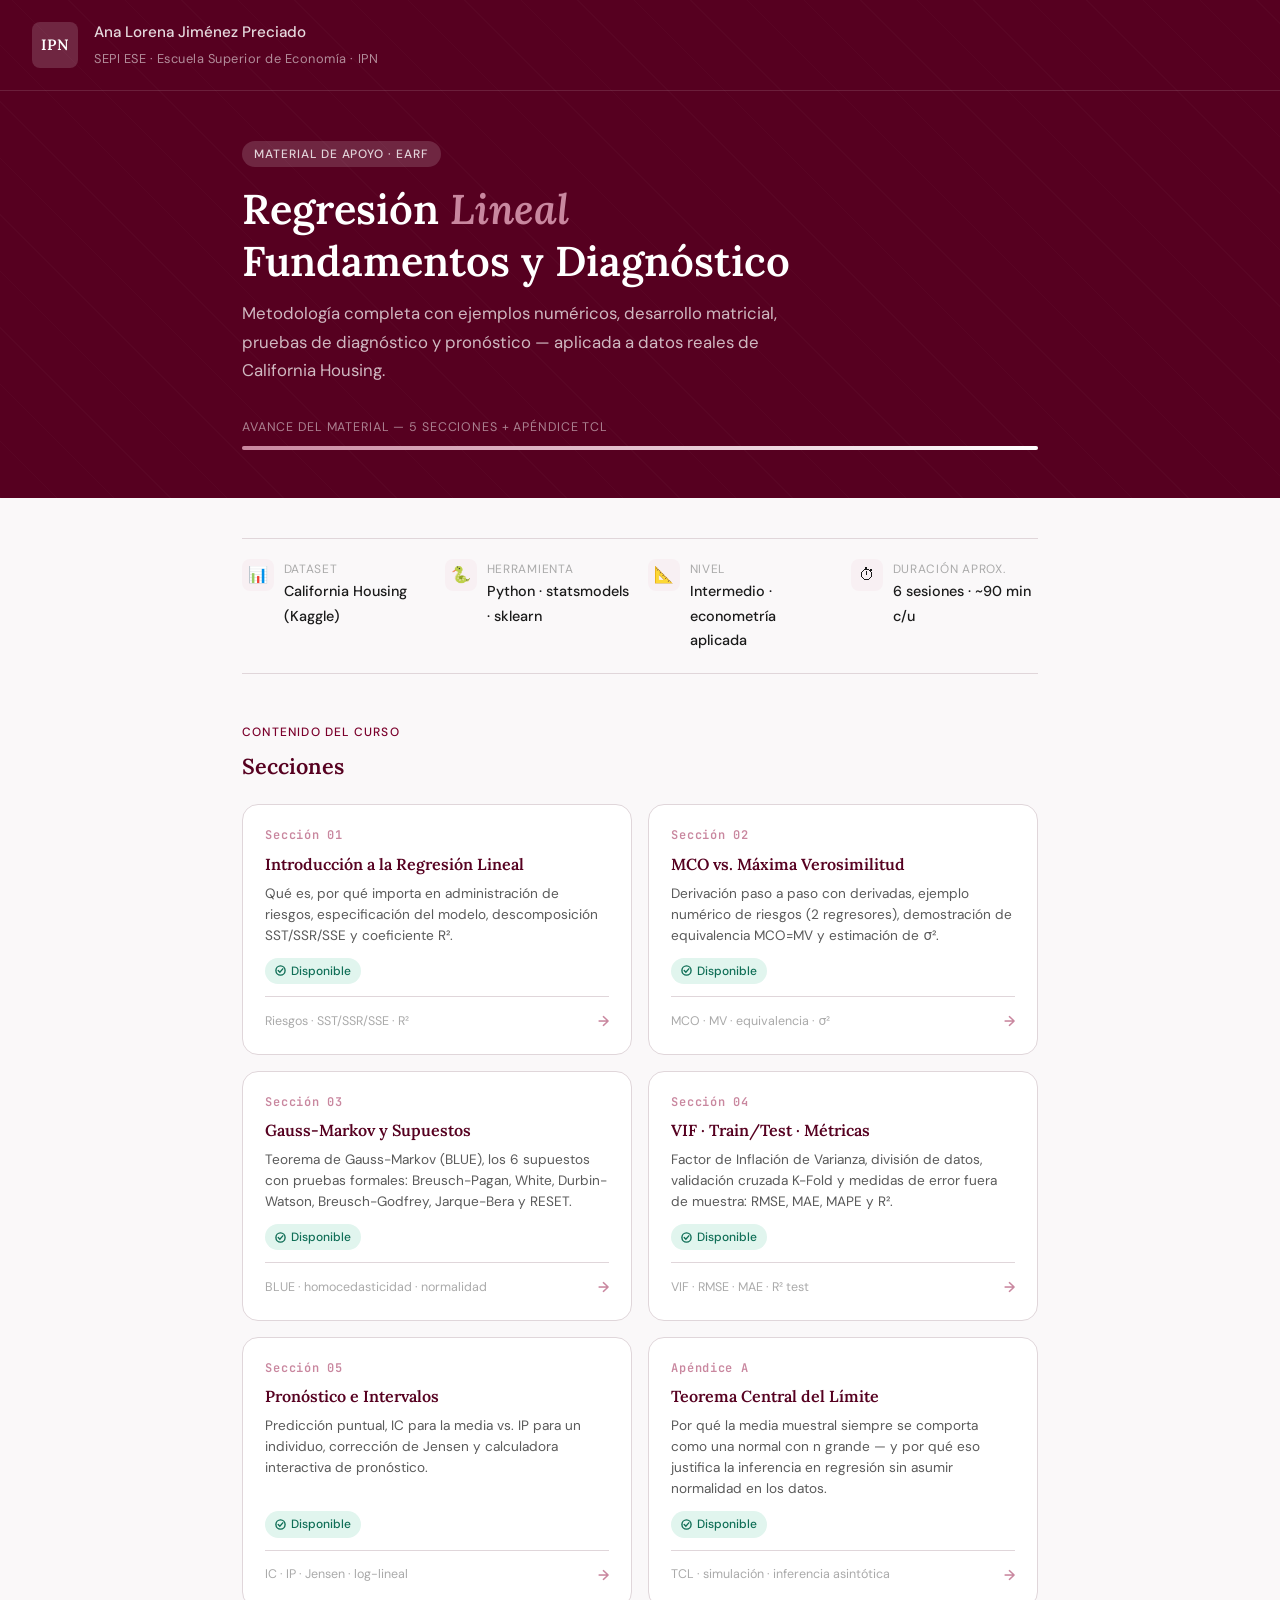
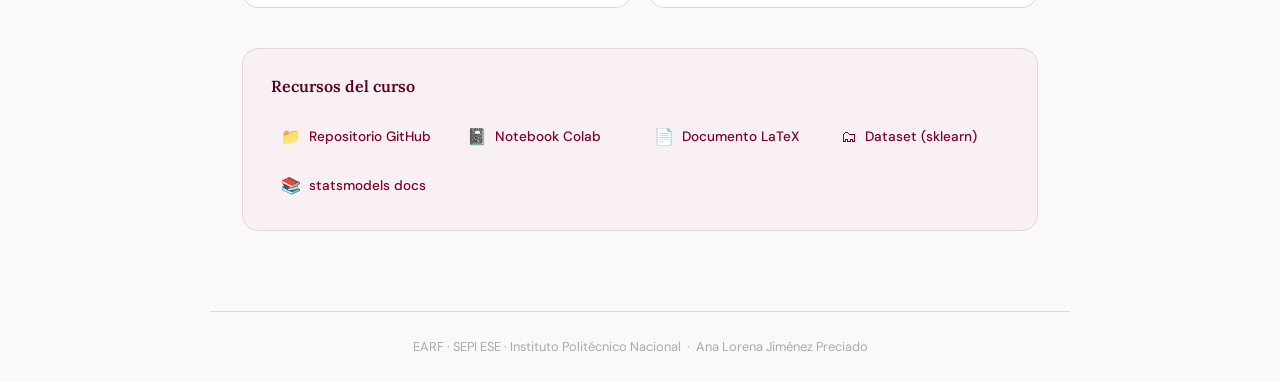
<file: index.html>
<!DOCTYPE html>
<html lang="es">
<head>
<meta charset="UTF-8">
<meta name="viewport" content="width=device-width, initial-scale=1.0">
<title>Regresión Lineal — EARF SEPI IPN</title>
<link rel="preconnect" href="https://fonts.googleapis.com">
<link rel="preconnect" href="https://fonts.gstatic.com" crossorigin>
<link href="https://fonts.googleapis.com/css2?family=Lora:ital,wght@0,400;0,600;1,400&family=JetBrains+Mono:wght@400;600&family=DM+Sans:opsz,wght@9..40,300;9..40,400;9..40,500&display=swap" rel="stylesheet">
<style>
:root{
  --g:#7b002c;--gd:#560020;--gl:#f8f0f3;--gm:#c9879f;
  --blue:#185FA5;--bl:#e6f1fb;--green:#0F6E56;--grn:#e1f5ee;
  --amber:#b86e00;--al:#fef3e2;
  --text:#1a1a1a;--muted:#5a5a5a;--faint:#aaa;
  --border:#e0d6da;--surf:#fff;--bg:#faf8f9;
  --serif:'Lora',Georgia,serif;--sans:'DM Sans',system-ui,sans-serif;
  --mono:'JetBrains Mono',monospace;
  --r:10px;--r2:16px;
}
*,*::before,*::after{box-sizing:border-box;margin:0;padding:0}
html{scroll-behavior:smooth}
body{font-family:var(--sans);background:var(--bg);color:var(--text);line-height:1.7;font-size:16px}

/* ── hero ── */
.hero{
  background:var(--gd);
  color:#fff;
  padding:0 0 3rem;
  position:relative;
  overflow:hidden;
}
.hero::before{
  content:'';position:absolute;inset:0;
  background:repeating-linear-gradient(
    45deg,rgba(255,255,255,.02) 0px,rgba(255,255,255,.02) 1px,transparent 1px,transparent 40px
  );
}
.hero-top{
  display:flex;align-items:center;gap:1rem;
  padding:1.25rem 2rem;
  border-bottom:1px solid rgba(255,255,255,.12);
  position:relative;z-index:1;
}
.hero-logo{
  width:46px;height:46px;border-radius:8px;
  background:rgba(255,255,255,.15);
  display:flex;align-items:center;justify-content:center;
  font-family:var(--serif);font-weight:600;font-size:15px;color:#fff;
  flex-shrink:0;letter-spacing:.04em;
}
.hero-inst{font-size:.8rem;color:rgba(255,255,255,.55);letter-spacing:.04em;margin-top:2px}
.hero-name{font-size:.95rem;color:rgba(255,255,255,.85);font-weight:500}
.hero-content{
  max-width:860px;margin:0 auto;padding:3rem 2rem 0;
  position:relative;z-index:1;
}
.hero-tag{
  display:inline-block;font-size:.75rem;font-weight:500;letter-spacing:.08em;
  text-transform:uppercase;background:rgba(255,255,255,.15);color:rgba(255,255,255,.8);
  padding:3px 12px;border-radius:20px;margin-bottom:1rem;
}
.hero-title{
  font-family:var(--serif);font-size:clamp(1.8rem,4vw,2.6rem);
  font-weight:600;color:#fff;line-height:1.25;
  margin-bottom:.75rem;
}
.hero-title span{color:var(--gm);font-style:italic}
.hero-lead{font-size:1.05rem;color:rgba(255,255,255,.72);max-width:560px;line-height:1.7}

/* ── progress bar ── */
.progress-wrap{
  max-width:860px;margin:0 auto;padding:2rem 2rem 0;
  position:relative;z-index:1;
}
.progress-label{font-size:.78rem;color:rgba(255,255,255,.5);text-transform:uppercase;letter-spacing:.07em;margin-bottom:.5rem}
.progress-bar{height:4px;background:rgba(255,255,255,.15);border-radius:2px}
.progress-fill{height:100%;width:33%;background:linear-gradient(90deg,var(--gm),#fff);border-radius:2px}

/* ── page layout ── */
.page{max-width:860px;margin:0 auto;padding:0 2rem 5rem}

/* ── section heading ── */
.sec{margin:3rem 0 1.25rem}
.sec-label{font-size:.75rem;font-weight:500;text-transform:uppercase;letter-spacing:.1em;color:var(--g);margin-bottom:.35rem}
.sec-title{font-family:var(--serif);font-size:1.35rem;font-weight:600;color:var(--gd)}

/* ── module cards ── */
.module-grid{display:grid;grid-template-columns:repeat(auto-fill,minmax(260px,1fr));gap:1rem;margin-top:1rem}

.module-card{
  background:var(--surf);border:1px solid var(--border);
  border-radius:var(--r2);padding:1.25rem 1.4rem;
  text-decoration:none;color:inherit;
  display:flex;flex-direction:column;gap:.5rem;
  transition:transform .15s,box-shadow .15s,border-color .15s;
  position:relative;overflow:hidden;
}
.module-card::before{
  content:'';position:absolute;left:0;top:0;bottom:0;width:3px;
  background:var(--g);border-radius:0;
  transform:scaleY(0);transform-origin:bottom;
  transition:transform .2s ease;
}
.module-card:hover{transform:translateY(-2px);box-shadow:0 6px 24px rgba(123,0,44,.1);border-color:var(--gm)}
.module-card:hover::before{transform:scaleY(1)}

.module-card.done .module-status{background:var(--grn);color:var(--green)}
.module-card.active .module-status{background:var(--bl);color:var(--blue)}
.module-card.soon .module-status{background:#f3f3f3;color:var(--faint)}

.module-num{font-family:var(--mono);font-size:.75rem;color:var(--gm);font-weight:600;letter-spacing:.06em}
.module-title{font-family:var(--serif);font-size:1rem;font-weight:600;color:var(--gd);line-height:1.3}
.module-desc{font-size:.85rem;color:var(--muted);line-height:1.55;flex:1}
.module-status{
  display:inline-flex;align-items:center;gap:5px;
  font-size:.75rem;font-weight:500;
  padding:3px 10px;border-radius:20px;
  align-self:flex-start;margin-top:.25rem;
}
.module-status svg{width:11px;height:11px}
.module-footer{
  display:flex;align-items:center;justify-content:space-between;
  border-top:1px solid var(--border);padding-top:.75rem;margin-top:.25rem;
}
.module-topics{font-size:.78rem;color:var(--faint)}
.module-arrow{font-size:.9rem;color:var(--gm);font-weight:600;transition:transform .15s}
.module-card:hover .module-arrow{transform:translateX(3px)}

/* ── resources strip ── */
.resources{
  background:var(--gl);border:1px solid var(--border);
  border-radius:var(--r2);padding:1.5rem 1.75rem;margin-top:2.5rem;
}
.resources-title{font-family:var(--serif);font-size:1rem;font-weight:600;color:var(--gd);margin-bottom:1rem}
.res-grid{display:grid;grid-template-columns:repeat(auto-fill,minmax(160px,1fr));gap:.6rem}
.res-link{
  display:flex;align-items:center;gap:.5rem;
  font-size:.85rem;color:var(--g);text-decoration:none;font-weight:500;
  padding:.4rem .6rem;border-radius:6px;
  transition:background .1s;
}
.res-link:hover{background:rgba(123,0,44,.07)}
.res-icon{font-size:1rem;flex-shrink:0}

/* ── info strip ── */
.info-strip{
  display:flex;flex-wrap:wrap;gap:1rem;
  padding:1.25rem 0;border-top:1px solid var(--border);border-bottom:1px solid var(--border);
  margin:2.5rem 0;
}
.info-item{display:flex;align-items:flex-start;gap:.6rem;flex:1;min-width:160px}
.info-icon{
  width:32px;height:32px;border-radius:8px;background:var(--gl);
  display:flex;align-items:center;justify-content:center;
  font-size:1rem;flex-shrink:0;
}
.info-k{font-size:.75rem;color:var(--faint);text-transform:uppercase;letter-spacing:.06em}
.info-v{font-size:.9rem;font-weight:500;color:var(--text)}

/* ── footer ── */
footer{
  border-top:1px solid var(--border);padding:1.5rem 2rem;
  text-align:center;font-size:.8rem;color:var(--faint);
  max-width:860px;margin:0 auto;
}

@media(max-width:600px){
  .hero-content{padding:2rem 1.25rem 0}
  .page{padding:0 1.25rem 4rem}
  .hero-title{font-size:1.6rem}
}
</style>
</head>
<body>

<!-- ═══ HERO ═══ -->
<div class="hero">
  <div class="hero-top">
    <div class="hero-logo">IPN</div>
    <div>
      <div class="hero-name">Ana Lorena Jiménez Preciado</div>
      <div class="hero-inst">SEPI ESE · Escuela Superior de Economía · IPN</div>
    </div>
  </div>
  <div class="hero-content">
    <div class="hero-tag">Material de apoyo · EARF</div>
    <h1 class="hero-title">Regresión <span>Lineal</span><br>Fundamentos y Diagnóstico</h1>
    <p class="hero-lead">Metodología completa con ejemplos numéricos, desarrollo matricial, pruebas de diagnóstico y pronóstico — aplicada a datos reales de California Housing.</p>
  </div>
  <div class="progress-wrap">
    <div class="progress-label">Avance del material — 5 secciones + Apéndice TCL</div>
    <div class="progress-bar"><div class="progress-fill" style="width:100%"></div></div>
  </div>
</div>

<div class="page">

  <!-- info strip -->
  <div class="info-strip">
    <div class="info-item">
      <div class="info-icon">📊</div>
      <div><div class="info-k">Dataset</div><div class="info-v">California Housing (Kaggle)</div></div>
    </div>
    <div class="info-item">
      <div class="info-icon">🐍</div>
      <div><div class="info-k">Herramienta</div><div class="info-v">Python · statsmodels · sklearn</div></div>
    </div>
    <div class="info-item">
      <div class="info-icon">📐</div>
      <div><div class="info-k">Nivel</div><div class="info-v">Intermedio · econometría aplicada</div></div>
    </div>
    <div class="info-item">
      <div class="info-icon">⏱</div>
      <div><div class="info-k">Duración aprox.</div><div class="info-v">6 sesiones · ~90 min c/u</div></div>
    </div>
  </div>

  <!-- módulos -->
  <div class="sec">
    <div class="sec-label">Contenido del curso</div>
    <div class="sec-title">Secciones</div>
  </div>

  <div class="module-grid">

    <!-- S01 -->
    <a href="s01_modelo_lineal.html" class="module-card done">
      <div class="module-num">Sección 01</div>
      <div class="module-title">Introducción a la Regresión Lineal</div>
      <div class="module-desc">Qué es, por qué importa en administración de riesgos, especificación del modelo, descomposición SST/SSR/SSE y coeficiente R².</div>
      <span class="module-status">
        <svg viewBox="0 0 12 12"><circle cx="6" cy="6" r="5" fill="none" stroke="currentColor" stroke-width="1.5"/><path d="M3.5 6l1.8 1.8 3.2-3.6" stroke="currentColor" stroke-width="1.5" fill="none" stroke-linecap="round"/></svg>
        Disponible
      </span>
      <div class="module-footer">
        <span class="module-topics">Riesgos · SST/SSR/SSE · R²</span>
        <span class="module-arrow">→</span>
      </div>
    </a>

    <!-- S02 -->
    <a href="mco_vs_mv.html" class="module-card done">
      <div class="module-num">Sección 02</div>
      <div class="module-title">MCO vs. Máxima Verosimilitud</div>
      <div class="module-desc">Derivación paso a paso con derivadas, ejemplo numérico de riesgos (2 regresores), demostración de equivalencia MCO=MV y estimación de σ².</div>
      <span class="module-status">
        <svg viewBox="0 0 12 12"><circle cx="6" cy="6" r="5" fill="none" stroke="currentColor" stroke-width="1.5"/><path d="M3.5 6l1.8 1.8 3.2-3.6" stroke="currentColor" stroke-width="1.5" fill="none" stroke-linecap="round"/></svg>
        Disponible
      </span>
      <div class="module-footer">
        <span class="module-topics">MCO · MV · equivalencia · σ²</span>
        <span class="module-arrow">→</span>
      </div>
    </a>

    <!-- S03 -->
    <a href="s03_supuestos.html" class="module-card done">
      <div class="module-num">Sección 03</div>
      <div class="module-title">Gauss-Markov y Supuestos</div>
      <div class="module-desc">Teorema de Gauss-Markov (BLUE), los 6 supuestos con pruebas formales: Breusch-Pagan, White, Durbin-Watson, Breusch-Godfrey, Jarque-Bera y RESET.</div>
      <span class="module-status">
        <svg viewBox="0 0 12 12"><circle cx="6" cy="6" r="5" fill="none" stroke="currentColor" stroke-width="1.5"/><path d="M3.5 6l1.8 1.8 3.2-3.6" stroke="currentColor" stroke-width="1.5" fill="none" stroke-linecap="round"/></svg>
        Disponible
      </span>
      <div class="module-footer">
        <span class="module-topics">BLUE · homocedasticidad · normalidad</span>
        <span class="module-arrow">→</span>
      </div>
    </a>

    <!-- S04 -->
    <a href="s04_vif_metricas.html" class="module-card done">
      <div class="module-num">Sección 04</div>
      <div class="module-title">VIF · Train/Test · Métricas</div>
      <div class="module-desc">Factor de Inflación de Varianza, división de datos, validación cruzada K-Fold y medidas de error fuera de muestra: RMSE, MAE, MAPE y R².</div>
      <span class="module-status">
        <svg viewBox="0 0 12 12"><circle cx="6" cy="6" r="5" fill="none" stroke="currentColor" stroke-width="1.5"/><path d="M3.5 6l1.8 1.8 3.2-3.6" stroke="currentColor" stroke-width="1.5" fill="none" stroke-linecap="round"/></svg>
        Disponible
      </span>
      <div class="module-footer">
        <span class="module-topics">VIF · RMSE · MAE · R² test</span>
        <span class="module-arrow">→</span>
      </div>
    </a>

    <!-- S05 -->
    <a href="s05_pronostico.html" class="module-card done">
      <div class="module-num">Sección 05</div>
      <div class="module-title">Pronóstico e Intervalos</div>
      <div class="module-desc">Predicción puntual, IC para la media vs. IP para un individuo, corrección de Jensen y calculadora interactiva de pronóstico.</div>
      <span class="module-status">
        <svg viewBox="0 0 12 12"><circle cx="6" cy="6" r="5" fill="none" stroke="currentColor" stroke-width="1.5"/><path d="M3.5 6l1.8 1.8 3.2-3.6" stroke="currentColor" stroke-width="1.5" fill="none" stroke-linecap="round"/></svg>
        Disponible
      </span>
      <div class="module-footer">
        <span class="module-topics">IC · IP · Jensen · log-lineal</span>
        <span class="module-arrow">→</span>
      </div>
    </a>

    <!-- TCL -->
    <a href="apendice_tcl.html" class="module-card done">
      <div class="module-num">Apéndice A</div>
      <div class="module-title">Teorema Central del Límite</div>
      <div class="module-desc">Por qué la media muestral siempre se comporta como una normal con n grande — y por qué eso justifica la inferencia en regresión sin asumir normalidad en los datos.</div>
      <span class="module-status">
        <svg viewBox="0 0 12 12"><circle cx="6" cy="6" r="5" fill="none" stroke="currentColor" stroke-width="1.5"/><path d="M3.5 6l1.8 1.8 3.2-3.6" stroke="currentColor" stroke-width="1.5" fill="none" stroke-linecap="round"/></svg>
        Disponible
      </span>
      <div class="module-footer">
        <span class="module-topics">TCL · simulación · inferencia asintótica</span>
        <span class="module-arrow">→</span>
      </div>
    </a>

  </div><!-- end grid -->

  <!-- recursos -->
  <div class="resources">
    <div class="resources-title">Recursos del curso</div>
    <div class="res-grid">
      <a href="https://github.com/AnaJZP/regresionlineal" class="res-link" target="_blank">
        <span class="res-icon">📁</span> Repositorio GitHub
      </a>
      <a href="Regresion_Lineal_Completa_EARF.ipynb" class="res-link">
        <span class="res-icon">📓</span> Notebook Colab
      </a>
      <a href="Regresion_Lineal_EARF.tex" class="res-link">
        <span class="res-icon">📄</span> Documento LaTeX
      </a>
      <a href="https://scikit-learn.org/stable/datasets/real_world.html#california-housing-dataset" class="res-link" target="_blank">
        <span class="res-icon">🗂</span> Dataset (sklearn)
      </a>
      <a href="https://www.statsmodels.org/stable/regression.html" class="res-link" target="_blank">
        <span class="res-icon">📚</span> statsmodels docs
      </a>
    </div>
  </div>

</div><!-- end page -->

<footer>
  EARF · SEPI ESE · Instituto Politécnico Nacional &nbsp;·&nbsp; Ana Lorena Jiménez Preciado
</footer>

</body>
</html>
</file>
